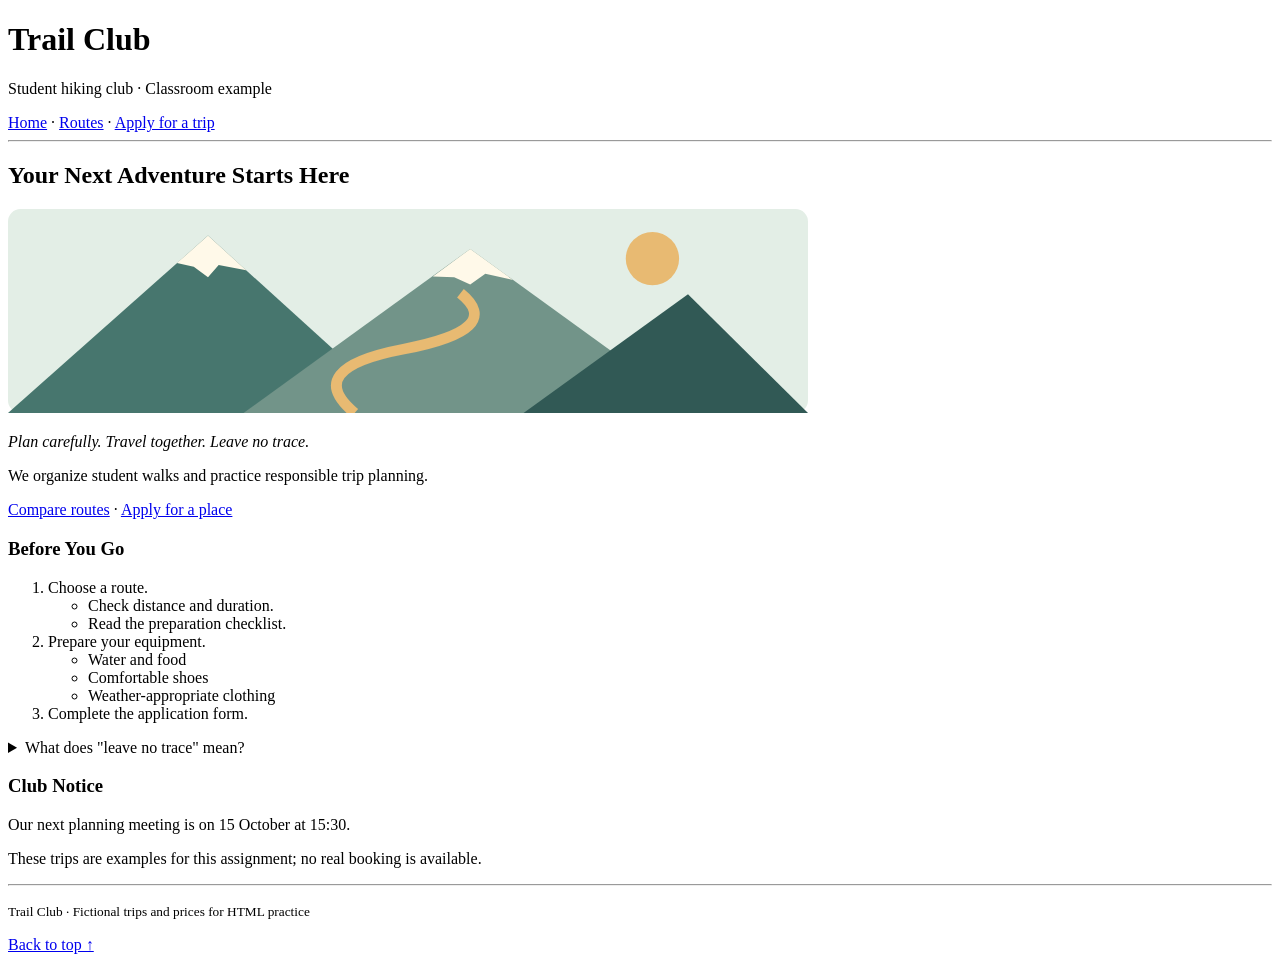
<file: week-3/week3/index.html>
<!DOCTYPE html>
<html lang="en">
<head>
    <meta charset="UTF-8">
    <title>Trail Club - Home</title>
</head>
<body>

    <header>
        <h1>Trail Club</h1>
        <p>Student hiking club · Classroom example</p>
        <nav>
            <a href="index.html">Home</a> · 
            <a href="routes.html">Routes</a> · 
            <a href="apply.html">Apply for a trip</a>
        </nav>
    </header>

    <hr>

    <main>
        <h2>Your Next Adventure Starts Here</h2>
        
        <!-- Замените 'mountains.png' на путь к вашему изображению гор -->
        <img src="mountains.svg" alt="Mountains illustration with a sun and a path" width="800">
        
        <p><em>Plan carefully. Travel together. Leave no trace.</em></p>
        
        <p>We organize student walks and practice responsible trip planning.</p>
        
        <p><a href="routes.html">Compare routes</a> · <a href="apply.html">Apply for a place</a></p>

        <h3>Before You Go</h3>
        <ol>
            <li>Choose a route.
                <ul>
                    <li>Check distance and duration.</li>
                    <li>Read the preparation checklist.</li>        
                </ul>
            </li>
            <li>Prepare your equipment.
                <ul>
                    <li>Water and food</li>
                    <li>Comfortable shoes</li>
                    <li>Weather-appropriate clothing</li>
                </ul>
            </li>
            <li>Complete the application form.</li>
        </ol>

        <details>
            <summary>What does "leave no trace" mean?</summary>
            <p>It means minimizing your impact on the environment by packing out all trash, respecting wildlife, and leaving nature as you found it.</p>
        </details>

        <h3>Club Notice</h3>
        <p>Our next planning meeting is on 15 October at 15:30.</p>
        <p>These trips are examples for this assignment; no real booking is available.</p>
    </main>

    <hr>

    <footer>
        <p><small>Trail Club · Fictional trips and prices for HTML practice</small></p>
        <a href="#top">Back to top ↑</a>
    </footer>

</body>
</html>
</file>
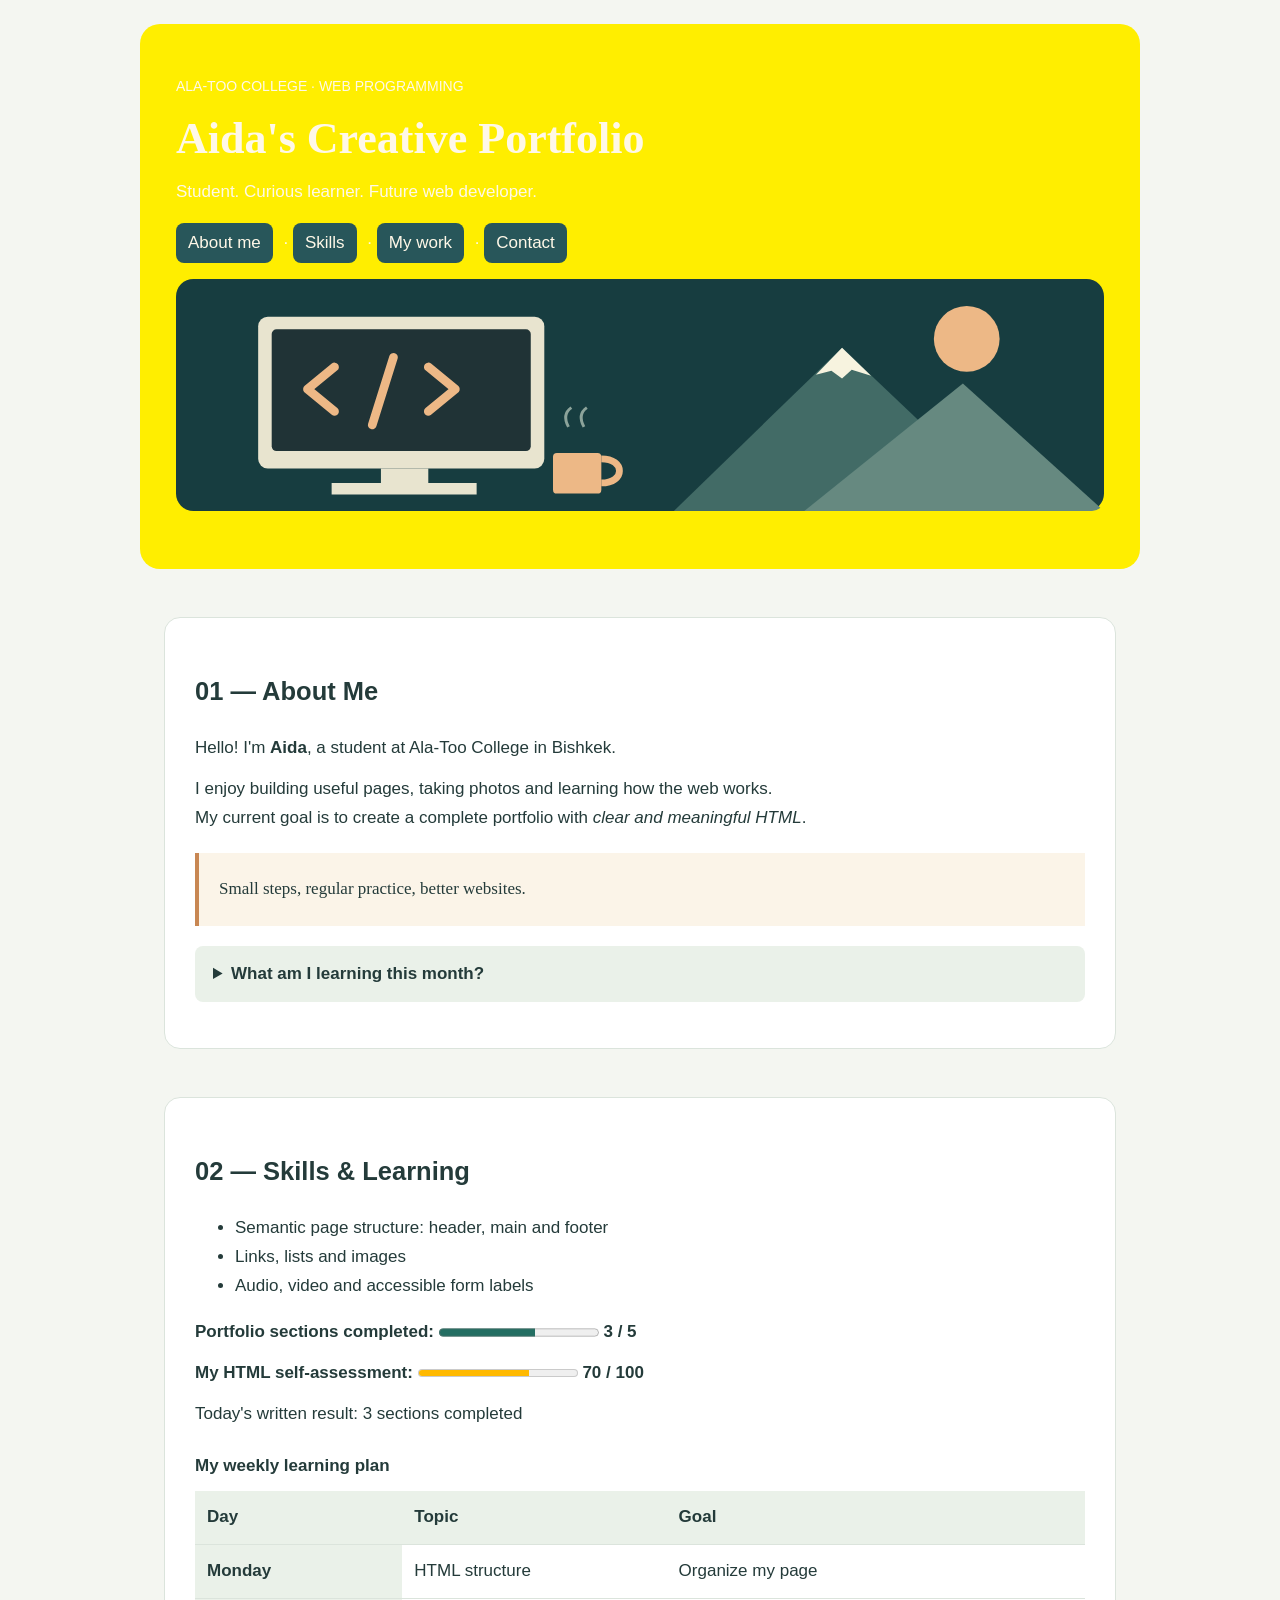
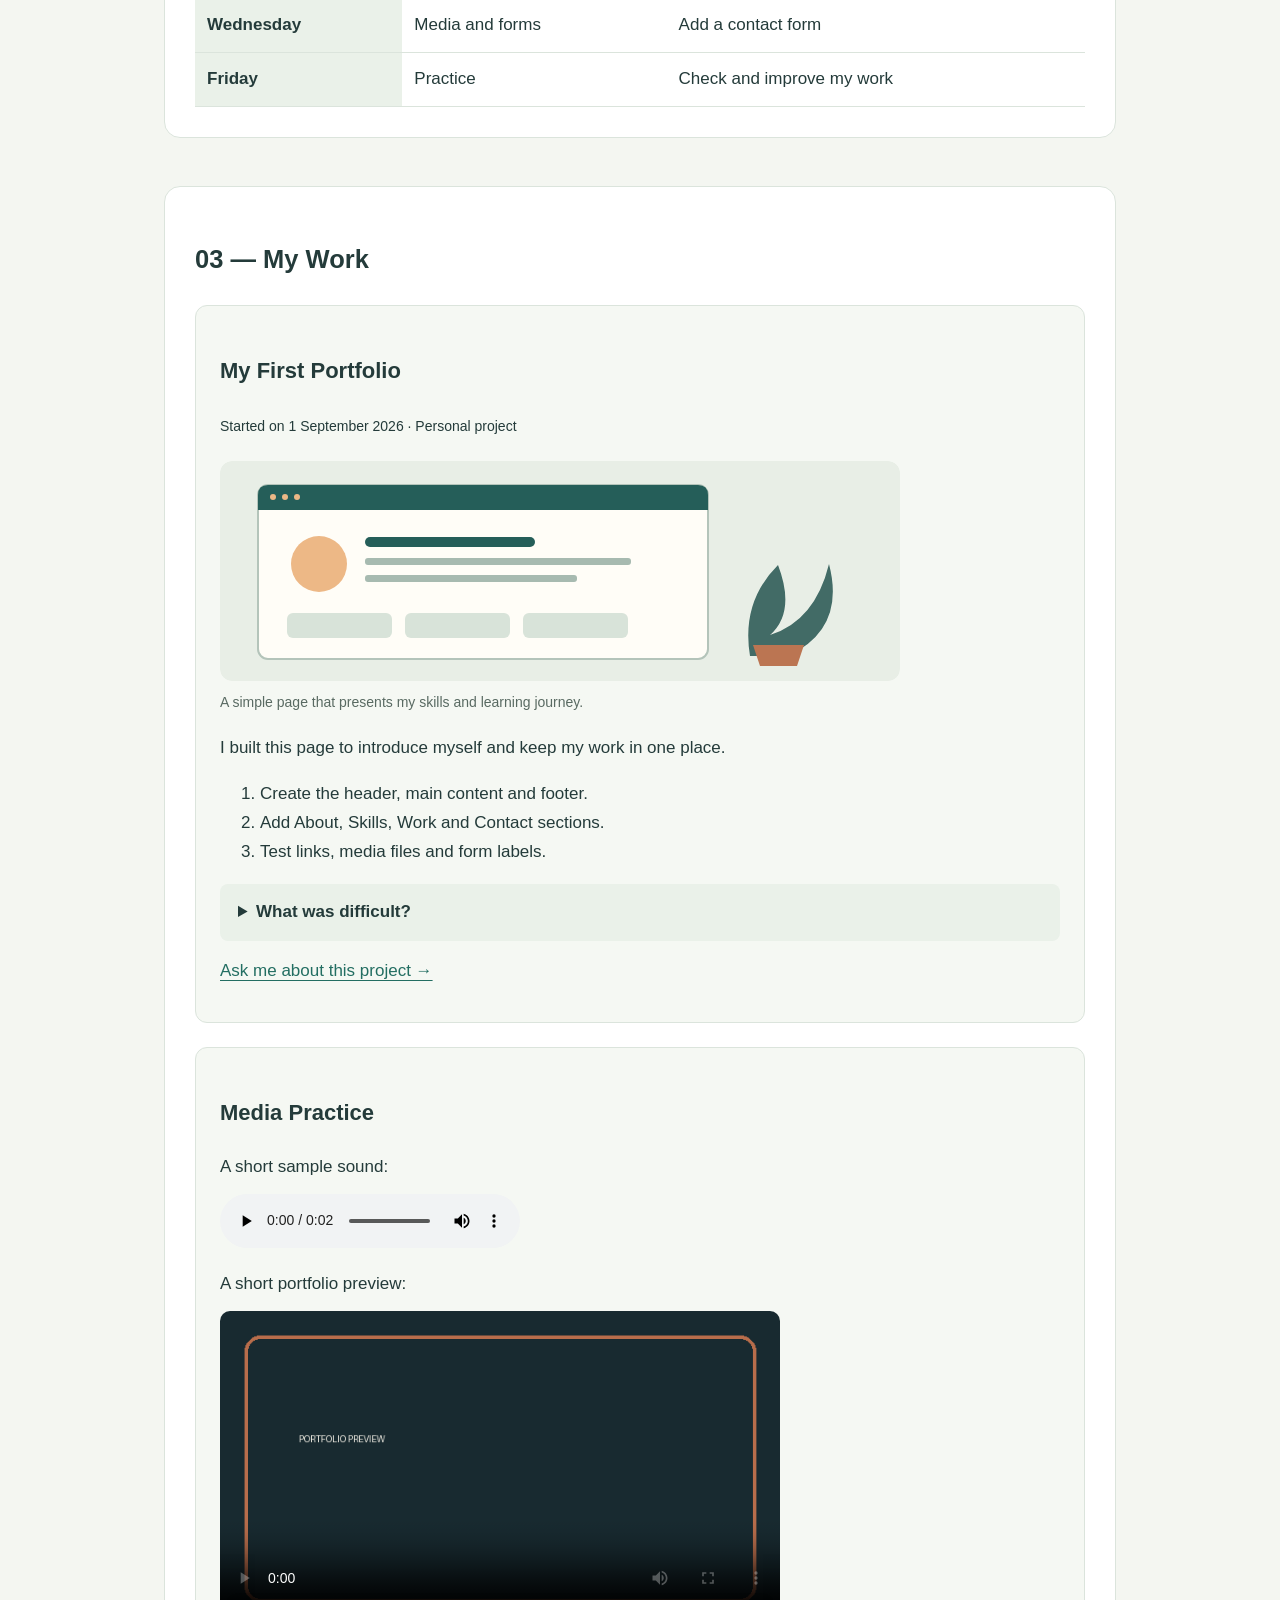
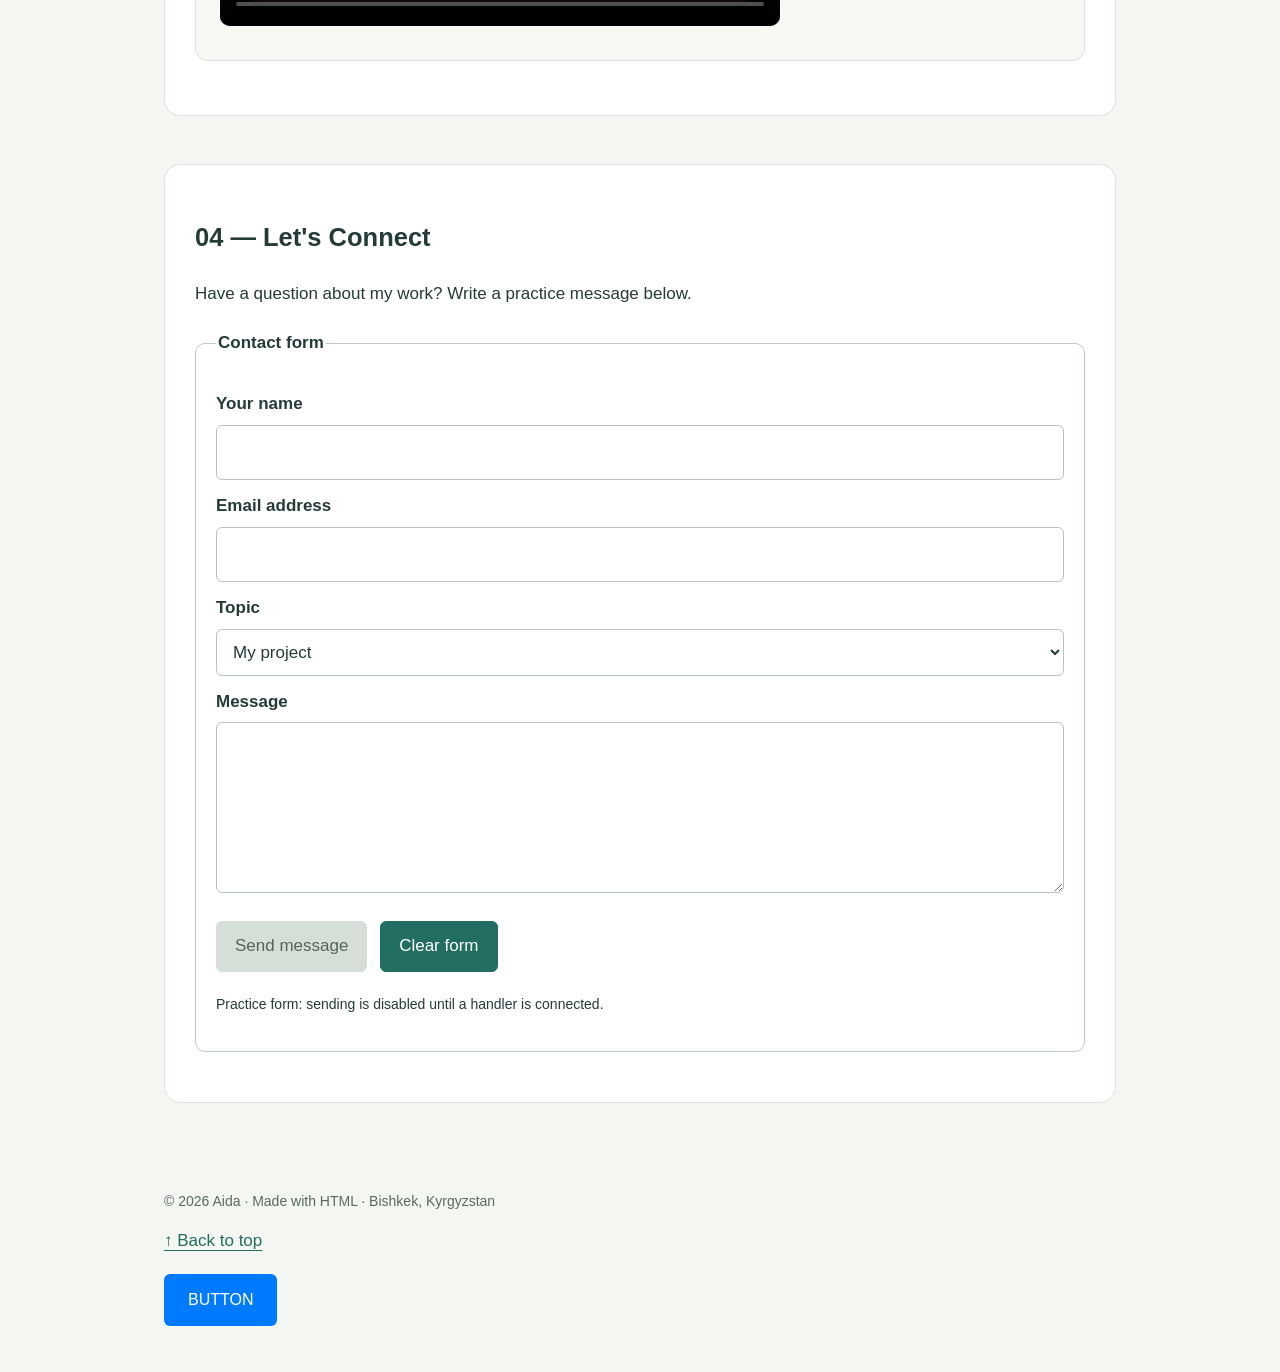
<file: week-4/portfolio-20261009/index.html>
<!DOCTYPE html>
<html lang="en">
<head>
  <meta charset="UTF-8">
  <meta name="viewport" content="width=device-width, initial-scale=1.0">
  <meta name="description" content="A student portfolio built with HTML only.">
  <title>Aida — Student Portfolio</title>
  <link rel="stylesheet" href="style.css">
</head>
<body>
  <header id="top" class="hero">
    <p><small>ALA-TOO COLLEGE · WEB PROGRAMMING</small></p>
    <h1>Aida's Creative Portfolio</h1>
    <p>Student. Curious learner. Future web developer.</p>
    <nav aria-label="Main navigation">
      <a href="#about">About me</a> · <a href="#skills">Skills</a> ·
      <a href="#work">My work</a> · <a href="#contact">Contact</a>
    </nav>
    <p><img src="media/hero.svg" alt="A computer with code symbols beside a cup and green mountains" width="960" height="240"></p>
  </header>

  <main>
    <section class="section" id="about">
      <h2>01 — About Me</h2>
      <p>Hello! I'm <strong>Aida</strong>, a student at Ala-Too College in Bishkek.</p>
      <p>I enjoy building useful pages, taking photos and learning how the web works.<br>
        My current goal is to create a complete portfolio with <em>clear and meaningful HTML</em>.</p>
      <blockquote><p>Small steps, regular practice, better websites.</p></blockquote>
      <details>
        <summary>What am I learning this month?</summary>
        <p>I am learning page structure, images, media and forms. Next, I want to explore CSS.</p>
      </details>
    </section>
    <hr>

    <section class="section" id="skills">
      <h2>02 — Skills &amp; Learning</h2>
      <ul>
        <li>Semantic page structure: header, main and footer</li>
        <li>Links, lists and images</li>
        <li>Audio, video and accessible form labels</li>
      </ul>
      <p><label for="portfolio-progress">Portfolio sections completed:</label>
        <progress id="portfolio-progress" value="3" max="5">3 out of 5</progress> <strong>3 / 5</strong></p>
      <p><label for="html-confidence">My HTML self-assessment:</label>
        <meter id="html-confidence" min="0" max="100" low="40" high="80" optimum="100" value="70">70 out of 100</meter> <strong>70 / 100</strong></p>
      <p>Today's written result: <output name="practice-result">3 sections completed</output></p>
      <table>
        <caption><strong>My weekly learning plan</strong></caption>
        <thead><tr><th scope="col">Day</th><th scope="col">Topic</th><th scope="col">Goal</th></tr></thead>
        <tbody>
          <tr><th scope="row">Monday</th><td>HTML structure</td><td>Organize my page</td></tr>
          <tr><th scope="row">Wednesday</th><td>Media and forms</td><td>Add a contact form</td></tr>
          <tr><th scope="row">Friday</th><td>Practice</td><td>Check and improve my work</td></tr>
        </tbody>
      </table>
    </section>
    <hr>

    <section class="section" id="work">
      <h2>03 — My Work</h2>
      <article class="project-card">
        <h3>My First Portfolio</h3>
        <p><small>Started on <time datetime="2026-09-01">1 September 2026</time> · Personal project</small></p>
        <figure>
          <img src="media/project.svg" alt="Illustration of a simple portfolio page with a profile image and three content cards" width="680" height="220">
          <figcaption>A simple page that presents my skills and learning journey.</figcaption>
        </figure>
        <p>I built this page to introduce myself and keep my work in one place.</p>
        <ol>
          <li>Create the header, main content and footer.</li>
          <li>Add About, Skills, Work and Contact sections.</li>
          <li>Test links, media files and form labels.</li>
        </ol>
        <details>
          <summary>What was difficult?</summary>
          <p>At first, I mixed up file paths. I learned to check the folder, filename and extension.</p>
        </details>
        <p><a href="#contact">Ask me about this project →</a></p>
      </article>
      <article class="project-card">
        <h3>Media Practice</h3>
        <p>A short sample sound:</p>
        <audio controls preload="metadata"><source src="media/intro.wav" type="audio/wav">Your browser does not support audio.</audio>
        <p>A short portfolio preview:</p>
        <video controls width="560" preload="metadata" poster="media/video-poster.png"><source src="media/portfolio-demo.mp4" type="video/mp4">Your browser does not support video.</video>
      </article>
    </section>
    <hr>

    <section class="section" id="contact">
      <h2>04 — Let's Connect</h2>
      <p>Have a question about my work? Write a practice message below.</p>
      <form>
        <fieldset>
          <legend>Contact form</legend>
          <p><label for="visitor-name">Your name</label><br>
            <input id="visitor-name" name="name" type="text" size="35" autocomplete="name" required></p>
          <p><label for="visitor-email">Email address</label><br>
            <input id="visitor-email" name="email" type="email" size="35" autocomplete="email" required></p>
          <p><label for="visitor-topic">Topic</label><br>
            <select id="visitor-topic" name="topic">
              <option value="project">My project</option><option value="study">Learning HTML</option><option value="other">Other</option>
            </select></p>
          <p><label for="visitor-message">Message</label><br>
            <textarea id="visitor-message" name="message" rows="5" cols="45" required></textarea></p>
          <button type="submit" disabled>Send message</button>
          <button type="reset">Clear form</button>
          <p><small>Practice form: sending is disabled until a handler is connected.</small></p>
        </fieldset>
      </form>
    </section>
  </main>

  <footer>
    <hr>
    <p><small>© 2026 Aida · Made with HTML · Bishkek, Kyrgyzstan</small></p>
    <p><a href="#top">↑ Back to top</a></p>
    <button class="link">BUTTON</button>
  </footer>
</body>
</html>
</file>
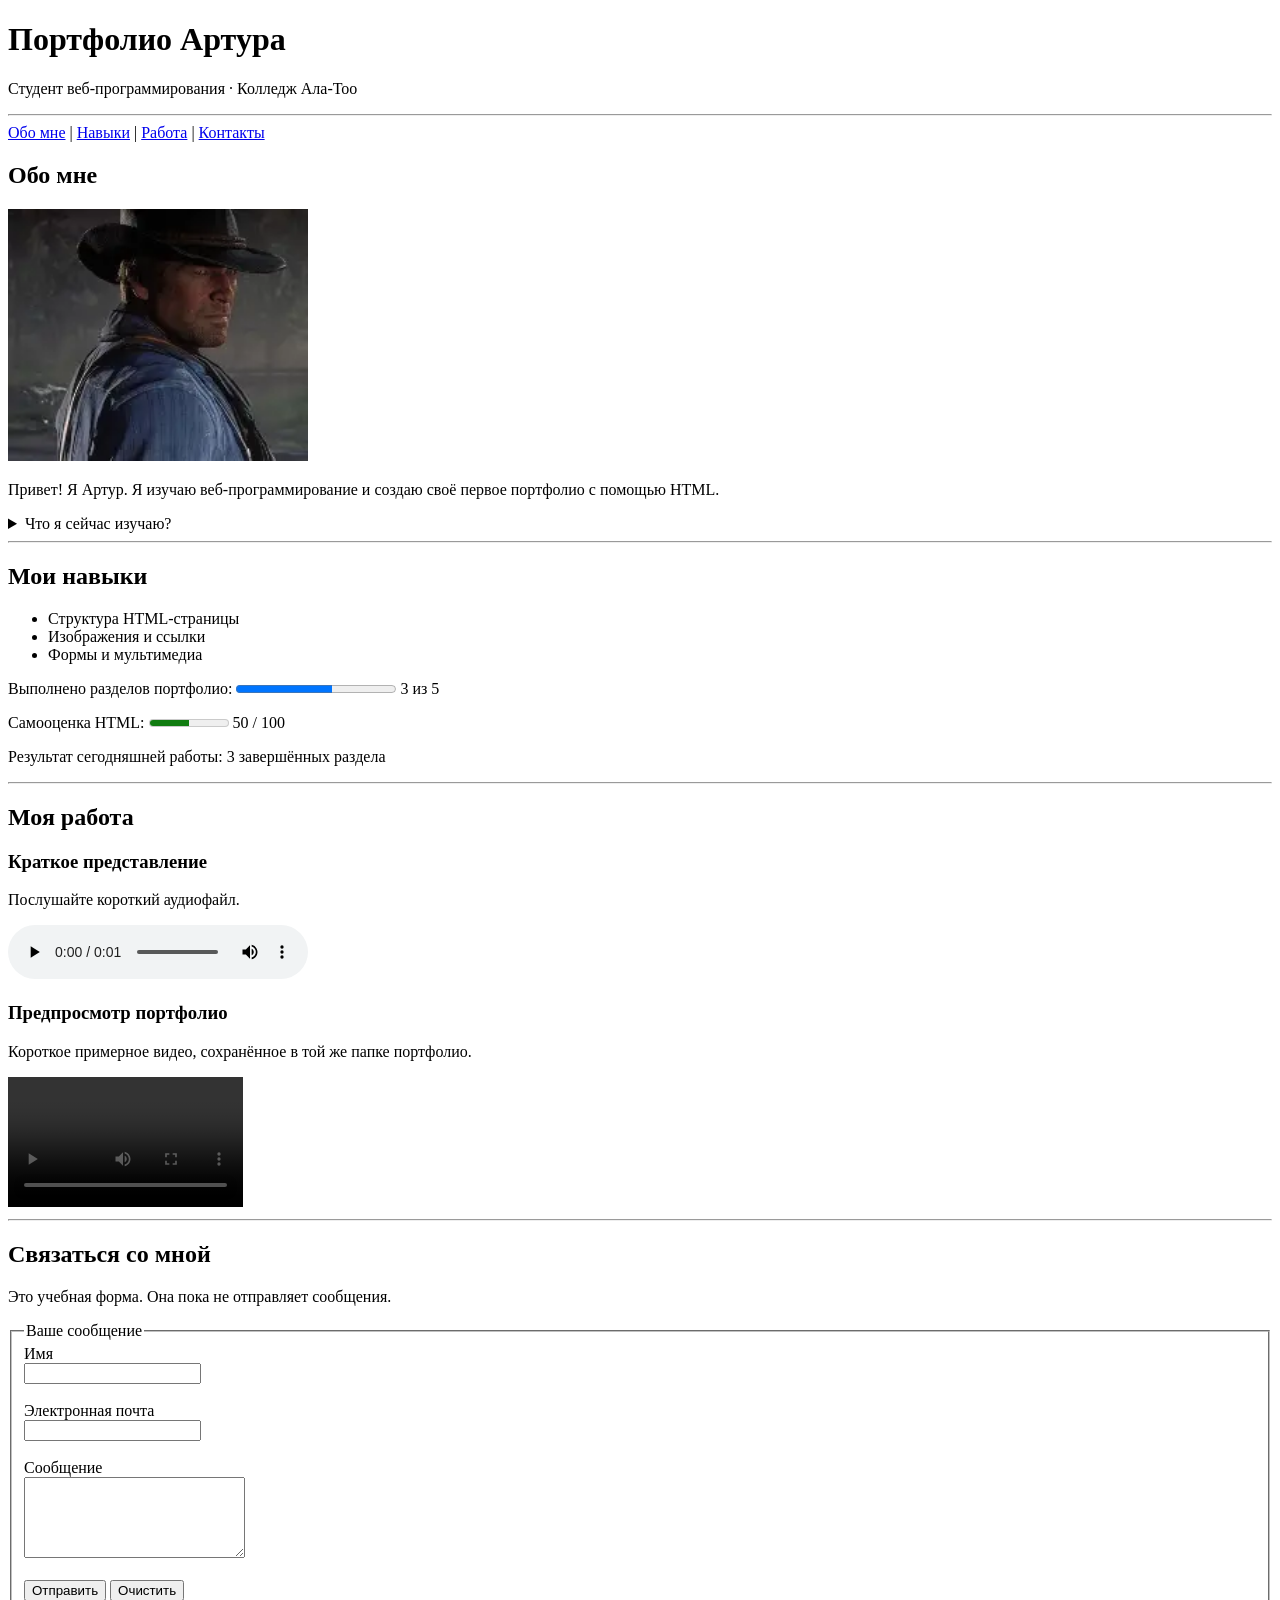
<file: week-1/New folder/s.html>
<!DOCTYPE html>
<html lang="ru">
<head>
    <meta charset="UTF-8">
    <meta name="viewport" content="width=device-width, initial-scale=1.0">
    <title>Портфолио</title>
</head>

<body>

    <h1>Портфолио Артура </h1>
    <p>Студент веб-программирования · Колледж Ала-Тоо</p>

    <hr>

    <nav>
        <a href="#about">Обо мне</a> |
        <a href="#skills">Навыки</a> |
        <a href="#work">Работа</a> |
        <a href="#contact">Контакты</a>
    </nav>

    <section id="about">
        <h2>Обо мне</h2>

        <img src="OIP.webp" alt="Мой аватар" width="300">

        <p>
            Привет! Я Артур. Я изучаю веб-программирование
            и создаю своё первое портфолио с помощью HTML.
        </p>

        <details>
            <summary>Что я сейчас изучаю?</summary>
            <p>
                Я изучаю структуру HTML-страницы, ссылки,
                изображения, формы и мультимедиа.
            </p>
        </details>
    </section>

    <hr>

    <section id="skills">
        <h2>Мои навыки</h2>

        <ul>
            <li>Структура HTML-страницы</li>
            <li>Изображения и ссылки</li>
            <li>Формы и мультимедиа</li>
        </ul>

        <p>
            Выполнено разделов портфолио:
            <progress value="3" max="5"></progress>
            3 из 5
        </p>

        <p>
            Самооценка HTML:
            <meter value="50" min="0" max="100"></meter>
            50 / 100
        </p>

        <p>Результат сегодняшней работы: 3 завершённых раздела</p>
    </section>

    <hr>

    <section id="work">
        <h2>Моя работа</h2>

        <h3>Краткое представление</h3>

        <p>Послушайте короткий аудиофайл.</p>

        <audio controls>
            <source src="audio.mp3" type="audio/mpeg">
            Ваш браузер не поддерживает аудио.
        </audio>

        <h3>Предпросмотр портфолио</h3>

        <p>
            Короткое примерное видео,
            сохранённое в той же папке портфолио.
        </p>

        <video width="235" height="130" controls>
            <source src="video22.mp4" type="video/mp4">
            Ваш браузер не поддерживает видео.
        </video>
    </section>

    <hr>

    <section id="contact">
        <h2>Связаться со мной</h2>

        <p>
            Это учебная форма. Она пока не отправляет сообщения.
        </p>

        <form>

            <fieldset>
                <legend>Ваше сообщение</legend>

                <label for="name">Имя</label><br>
                <input type="text" id="name" name="name">

                <br><br>

                <label for="email">Электронная почта</label><br>
                <input type="email" id="email" name="email">

                <br><br>

                <label for="message">Сообщение</label><br>
                <textarea
                    id="message"
                    name="message"
                    rows="5"
                    cols="25">
                </textarea>

                <br><br>

                <button type="submit">Отправить</button>
                <button type="reset">Очистить</button>

            </fieldset>

        </form>
    </section>

</body>
</html>
</file>
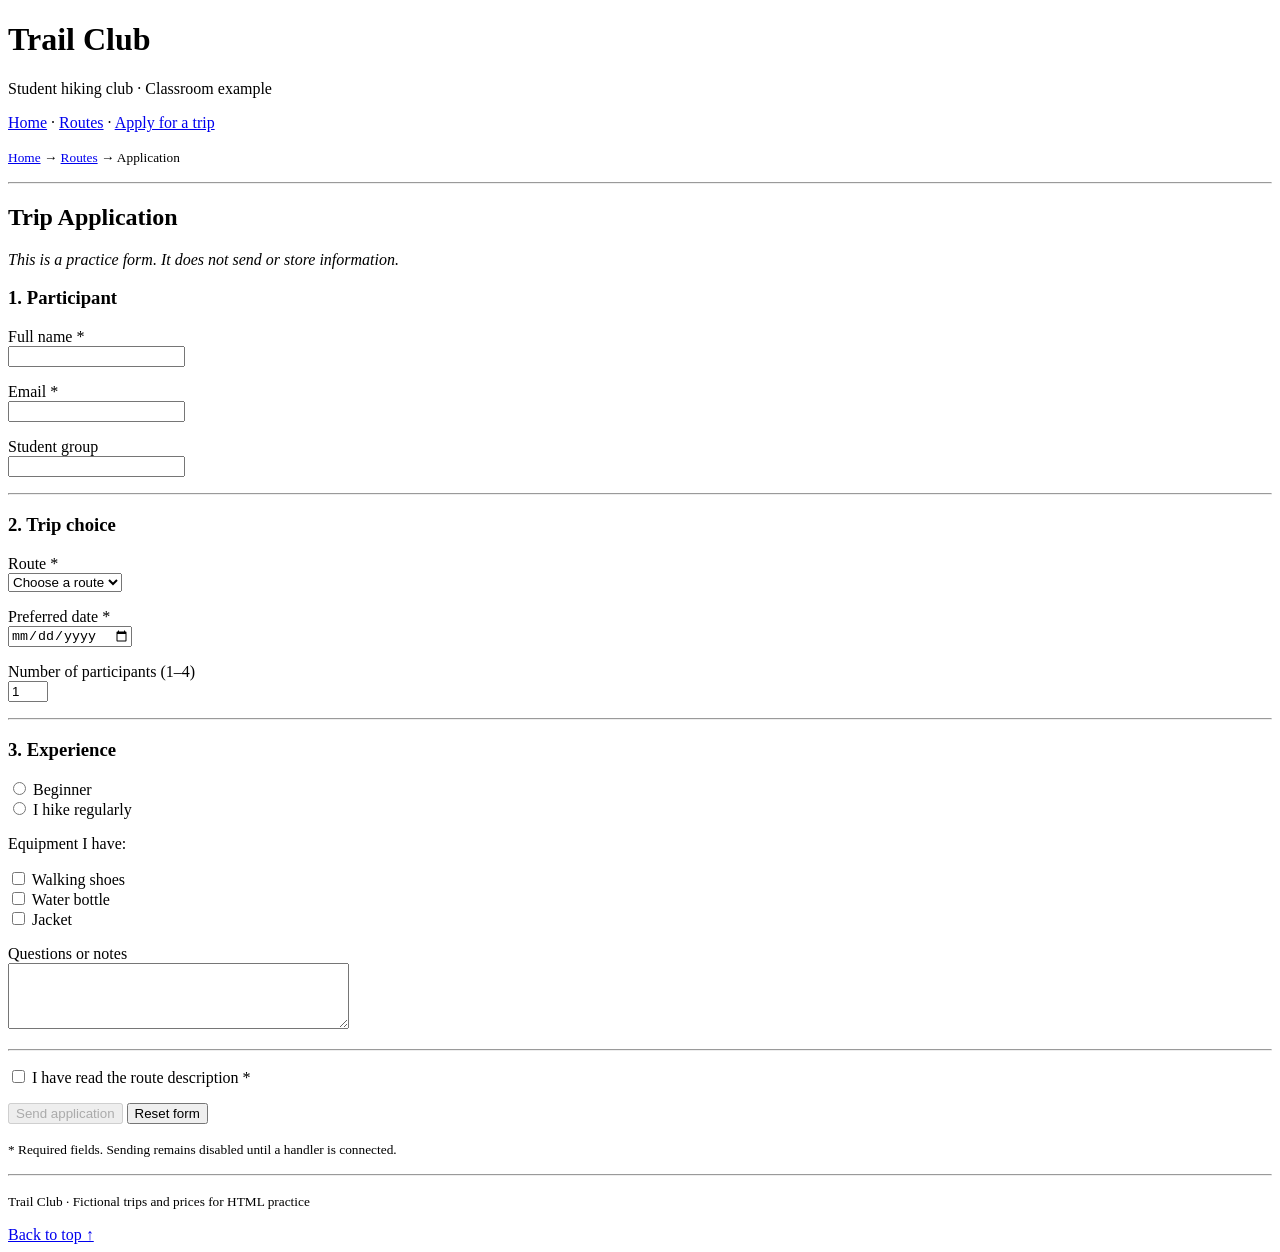
<file: week-3/week3/apply.html>
<!DOCTYPE html>
<html lang="en">
<head>
    <meta charset="UTF-8">
    <title>Trail Club - Trip Application</title>
</head>
<body>

    <header>
        <h1>Trail Club</h1>
        <p>Student hiking club · Classroom example</p>
        <nav>
            <a href="index.html">Home</a> · 
            <a href="routes.html">Routes</a> · 
            <a href="apply.html">Apply for a trip</a>
        </nav>
    </header>

    <p><small><a href="index.html">Home</a> → <a href="routes.html">Routes</a> → Application</small></p>

    <hr>

    <main>
        <h2>Trip Application</h2>
        <p><em>This is a practice form. It does not send or store information.</em></p>

        <form action="#" method="post">
            <h3>1. Participant</h3>
            <p>
                <label for="fullname">Full name *</label><br>
                <input type="text" id="fullname" name="fullname" required>
            </p>
            <p>
                <label for="email">Email *</label><br>
                <input type="email" id="email" name="email" required>
            </p>
            <p>
                <label for="group">Student group</label><br>
                <input type="text" id="group" name="group">
            </p>

            <hr>

            <h3>2. Trip choice</h3>
            <p>
                <label for="route">Route *</label><br>
                <select id="route" name="route" required>
                    <option value="">Choose a route</option>
                    <option value="river">River Walk</option>
                    <option value="forest">Forest Trail</option>
                    <option value="ridge">Ridge View</option>
                </select>
            </p>
            <p>
                <label for="date">Preferred date *</label><br>
                <input type="date" id="date" name="date" required>
            </p>
            <p>
                <label for="participants">Number of participants (1–4)</label><br>
                <input type="number" id="participants" name="participants" min="1" max="4" value="1">
            </p>

            <hr>

            <h3>3. Experience</h3>
            <p>
                <input type="radio" id="beginner" name="experience" value="beginner">
                <label for="beginner">Beginner</label><br>
                <input type="radio" id="regular" name="experience" value="regular">
                <label for="regular">I hike regularly</label>
            </p>

            <p>Equipment I have:</p>
            <p>
                <input type="checkbox" id="shoes" name="equipment" value="shoes">
                <label for="shoes">Walking shoes</label><br>
                <input type="checkbox" id="water" name="equipment" value="water">
                <label for="water">Water bottle</label><br>
                <input type="checkbox" id="jacket" name="equipment" value="jacket">
                <label for="jacket">Jacket</label>
            </p>

            <p>
                <label for="notes">Questions or notes</label><br>
                <textarea id="notes" name="notes" rows="4" cols="40"></textarea>
            </p>

            <hr>

            <p>
                <input type="checkbox" id="terms" name="terms" required>
                <label for="terms">I have read the route description *</label>
            </p>

            <p>
                <button type="submit" disabled>Send application</button>
                <button type="reset">Reset form</button>
            </p>
            
            <p><small>* Required fields. Sending remains disabled until a handler is connected.</small></p>

        </form>
    </main>

    <hr>

    <footer>
        <p><small>Trail Club · Fictional trips and prices for HTML practice</small></p>
        <a href="#top">Back to top ↑</a>
    </footer>

</body>
</html>
</file>
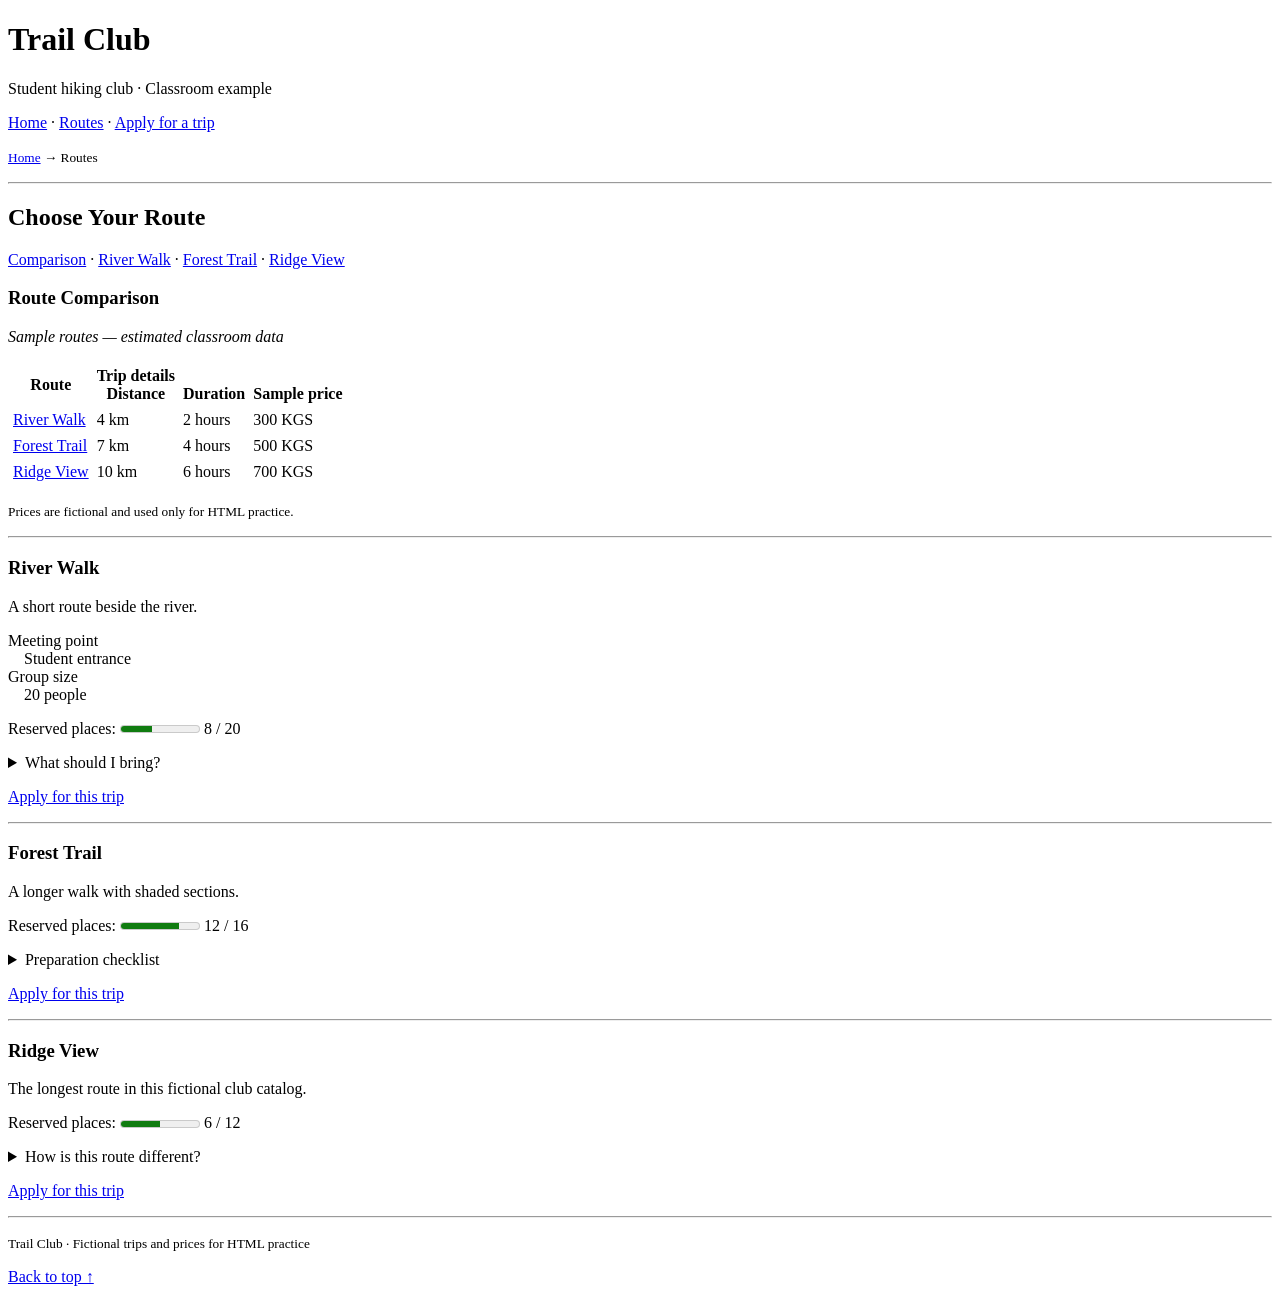
<file: week-3/week3/routes.html>
<!DOCTYPE html>
<html lang="en">
<head>
    <meta charset="UTF-8">
    <title>Trail Club - Routes</title>
</head>
<body>

    <header>
        <h1>Trail Club</h1>
        <p>Student hiking club · Classroom example</p>
        <nav>
            <a href="index.html">Home</a> · 
            <a href="routes.html">Routes</a> · 
            <a href="apply.html">Apply for a trip</a>
        </nav>
    </header>

    <p><small><a href="index.html">Home</a> → Routes</small></p>

    <hr>

    <main>
        <h2>Choose Your Route</h2>
        <p>
            <a href="#comparison">Comparison</a> · 
            <a href="#river-walk">River Walk</a> · 
            <a href="#forest-trail">Forest Trail</a> · 
            <a href="#ridge-view">Ridge View</a>
        </p>

        <h3 id="comparison">Route Comparison</h3>
        <p><em>Sample routes — estimated classroom data</em></p>
        
        <table border="0" cellpadding="3">
            <thead>
                <tr>
                    <th text-align="left">Route</th>
                    <th text-align="left">Trip details<br>Distance</th>
                    <th text-align="left"><br>Duration</th>
                    <th text-align="left"><br>Sample price</th>
                </tr>
            </thead>
            <tbody>
                <tr>
                    <td><a href="#river-walk">River Walk</a></td>
                    <td>4 km</td>
                    <td>2 hours</td>
                    <td>300 KGS</td>
                </tr>
                <tr>
                    <td><a href="#forest-trail">Forest Trail</a></td>
                    <td>7 km</td>
                    <td>4 hours</td>
                    <td>500 KGS</td>
                </tr>
                <tr>
                    <td><a href="#ridge-view">Ridge View</a></td>
                    <td>10 km</td>
                    <td>6 hours</td>
                    <td>700 KGS</td>
                </tr>
            </tbody>
        </table>
        <p><small>Prices are fictional and used only for HTML practice.</small></p>

        <hr>

        <h3 id="river-walk">River Walk</h3>
        <p>A short route beside the river.</p>
        <p>
            Meeting point<br>
            &nbsp;&nbsp;&nbsp;&nbsp;Student entrance<br>
            Group size<br>
            &nbsp;&nbsp;&nbsp;&nbsp;20 people
        </p>
        <p>Reserved places: <meter value="8" min="0" max="20"></meter> 8 / 20</p>
        <details>
            <summary>What should I bring?</summary>
            <p>Water, comfortable shoes, and a light snack.</p>
        </details>
        <p><a href="apply.html">Apply for this trip</a></p>

        <hr>

        <h3 id="forest-trail">Forest Trail</h3>
        <p>A longer walk with shaded sections.</p>
        <p>Reserved places: <meter value="12" min="0" max="16"></meter> 12 / 16</p>
        <details>
            <summary>Preparation checklist</summary>
            <p>Check the weather forecast and ensure you have sturdy walking shoes.</p>
        </details>
        <p><a href="apply.html">Apply for this trip</a></p>

        <hr>

        <h3 id="ridge-view">Ridge View</h3>
        <p>The longest route in this fictional club catalog.</p>
        <p>Reserved places: <meter value="6" min="0" max="12"></meter> 6 / 12</p>
        <details>
            <summary>How is this route different?</summary>
            <p>It involves steeper climbs and offers panoramic mountain views.</p>
        </details>
        <p><a href="apply.html">Apply for this trip</a></p>
    </main>

    <hr>

    <footer>
        <p><small>Trail Club · Fictional trips and prices for HTML practice</small></p>
        <a href="#top">Back to top ↑</a>
    </footer>

</body>
</html>
</file>
<file: week-4/portfolio-20261009/style.css>
/* 1. Общие правила: размеры включают padding и border */
* {
  box-sizing: border-box;
}

/* 2. Цвета и текст страницы */
body {
  margin: 0;
  background-color: #f4f6f1;
  color: #243b3a;
  font-family: Arial, sans-serif;
  font-size: 17px;
  line-height: 1.7;
}

/* 3. Ширина и внешние отступы */
header,
main,
footer {
  max-width: 1000px;
  margin: 0 auto;
  padding: 24px;
}

/* 4. Селектор класса: внутренние отступы, фон, границы */
.hero {
  margin-top: 24px;
  padding: 36px;
  background-color: #ffee00;
  color: #fff8e8;
  border-radius: 20px;
}

h1 {
  margin: 8px 0;
  font-family: Georgia, serif;
  font-size: 44px;
  line-height: 1.2;
}zx

h2 {
  margin-top: 0;
  font-family: Georgia, serif;
  font-size: 30px;
  line-height: 1.3;
}

h3 {
  font-size: 22px;
}

p {
  margin: 12px 0;
}

a {
  color: #236e62;
  text-underline-offset: 4px;
}

a:hover {
  color: #9d4c2b;
}

.hero a {
  display: inline-block;
  margin: 4px 6px 4px 0;
  padding: 6px 12px;
  background-color: #28565a;
  color: #fff8e8;
  border-radius: 8px;
  text-decoration: none;
}

.hero a:hover {
  background-color: #3b6e70;
}

/* 5. Изображения не выходят за границы контейнера */
img {
  max-width: 100%;
  height: auto;
  border-radius: 12px;
}

.section {
  margin: 24px 0;
  padding: 30px;
  background-color: #ffffff;
  border: 1px solid #dbe4dc;
  border-radius: 16px;
}

blockquote {
  margin: 20px 0;
  padding: 10px 20px;
  border-left: 4px solid #c88753;
  background-color: #fbf4e8;
  font-family: Georgia, serif;
}

.project-card {
  margin: 24px 0;
  padding: 24px;
  background-color: #f5f8f3;
  border: 1px solid #dbe4dc;
  border-radius: 12px;
}

figure {
  margin: 20px 0;
}

figcaption,
small {
  font-size: 14px;
}

figcaption {
  color: #596a62;
}

hr {
  margin: 0;
  border: 0;
}

details {
  margin: 16px 0;
  padding: 14px 18px;
  background-color: #eaf1e9;
  border-radius: 8px;
}

summary {
  cursor: pointer;
  font-weight: bold;
}

/* 6. Таблица с настоящими данными */
table {
  width: 100%;
  margin-top: 24px;
  border-collapse: collapse;
}

caption {
  margin-bottom: 10px;
  text-align: left;
}

th,
td {
  padding: 12px;
  border-bottom: 1px solid #dbe4dc;
  text-align: left;
}

th {
  background-color: #eaf1e9;
}

progress,
meter {
  width: 160px;
  max-width: 100%;
  accent-color: #236e62;
  vertical-align: middle;
}

/* 7. Форма: подписи, размеры полей и кнопки */
fieldset {
  margin: 20px 0;
  padding: 20px;
  border: 1px solid #bdccc0;
  border-radius: 10px;
}

legend,
label {
  font-weight: bold;
}

input,
select,
textarea {
  width: 100%;
  margin-top: 6px;
  padding: 12px;
  border: 1px solid #b5c5ba;
  border-radius: 6px;
  background-color: #ffffff;
  color: #243b3a;
  font: inherit;
}

textarea {
  resize: vertical;
}

button {
  margin: 6px 8px 6px 0;
  padding: 10px 18px;
  border: 1px solid #236e62;
  border-radius: 6px;
  background-color: #236e62;
  color: #ffffff;
  font: inherit;
  cursor: pointer;
}

button:disabled {
  border-color: #d6dfd7;
  background-color: #d6dfd7;
  color: #53655b;
  cursor: default;
}

input:focus,
select:focus,
textarea:focus,
a:focus-visible,
button:focus-visible,
summary:focus-visible {
  outline: 3px solid #cf8a49;
  outline-offset: 3px;
}

audio,
video {
  max-width: 100%;
}

video {
  height: auto;
  border-radius: 10px;
}

footer {
  padding-bottom: 40px;
  color: #596a62;
}

.link {
  padding: 12px 24px;
  font-size: 16px;
  background-color: #007bff;
  color: white;
  border: none;
  border-radius: 6px;
  cursor: pointer;
  transition: transform 0.2s ease-in-out;

}

.link:hover {
  transform: scale(1.3);
  background-color:#cf8a49

}
</file>
